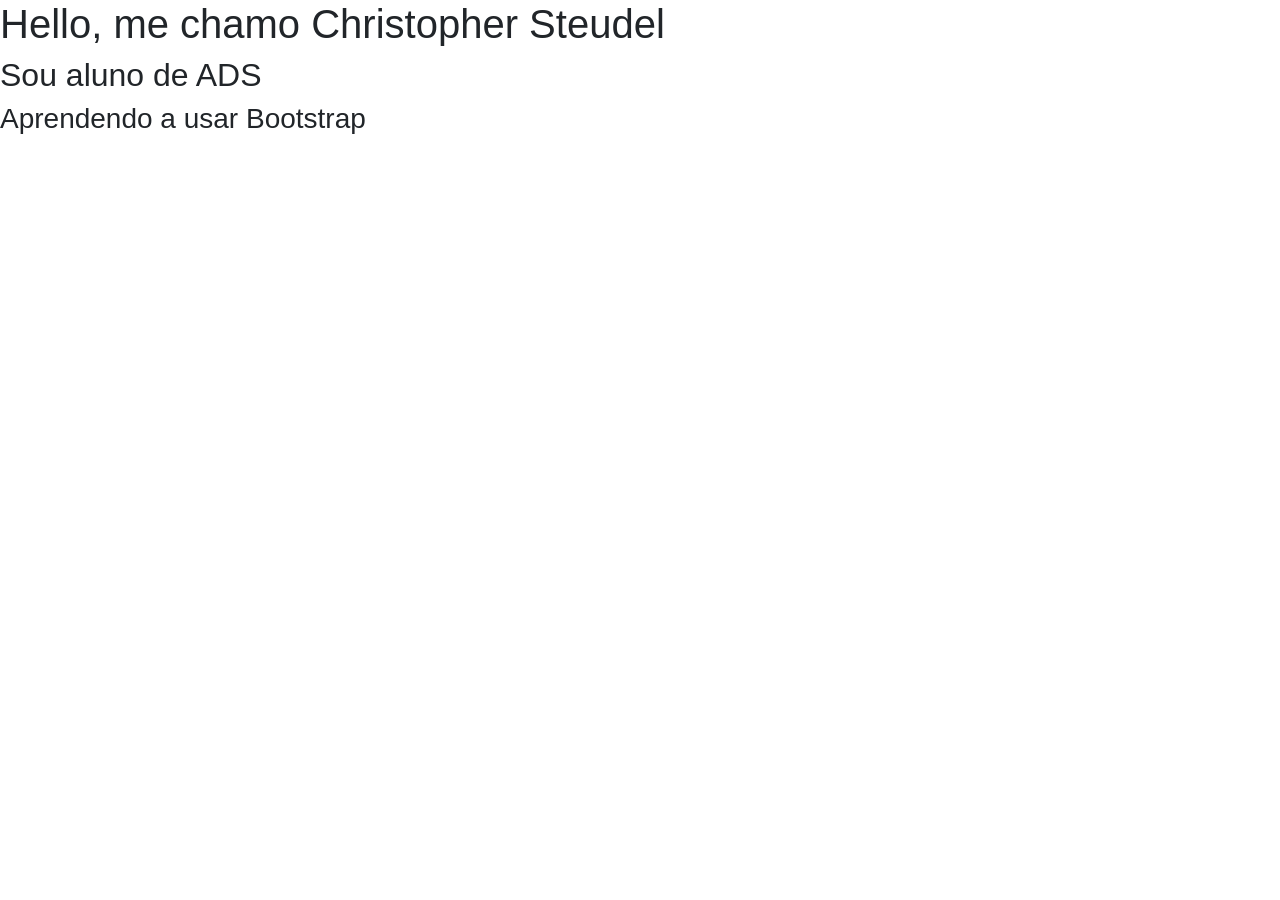
<file: OT 01/index.html>
<!doctype html>
<html lang="en">
  <head>
    <!-- Required meta tags -->
    <meta charset="utf-8">
    <meta name="viewport" content="width=device-width, initial-scale=1, shrink-to-fit=no">

    <!-- Bootstrap CSS -->
    <link rel="stylesheet" href="https://cdn.jsdelivr.net/npm/bootstrap@4.6.2/dist/css/bootstrap.min.css" integrity="sha384-xOolHFLEh07PJGoPkLv1IbcEPTNtaed2xpHsD9ESMhqIYd0nLMwNLD69Npy4HI+N" crossorigin="anonymous">

    <title>Bootstrap</title>
  </head>
  <body>
    <h1>Hello, me chamo Christopher Steudel</h1>
    <h2>Sou aluno de ADS</h2>
    <h3>Aprendendo a usar Bootstrap</h3>

    <!-- Optional JavaScript; choose one of the two! -->

    <!-- Option 1: jQuery and Bootstrap Bundle (includes Popper) -->
    <script src="https://cdn.jsdelivr.net/npm/jquery@3.5.1/dist/jquery.slim.min.js" integrity="sha384-DfXdz2htPH0lsSSs5nCTpuj/zy4C+OGpamoFVy38MVBnE+IbbVYUew+OrCXaRkfj" crossorigin="anonymous"></script>
    <script src="https://cdn.jsdelivr.net/npm/bootstrap@4.6.2/dist/js/bootstrap.bundle.min.js" integrity="sha384-Fy6S3B9q64WdZWQUiU+q4/2Lc9npb8tCaSX9FK7E8HnRr0Jz8D6OP9dO5Vg3Q9ct" crossorigin="anonymous"></script>

    <!-- Option 2: Separate Popper and Bootstrap JS -->
    <!--
    <script src="https://cdn.jsdelivr.net/npm/jquery@3.5.1/dist/jquery.slim.min.js" integrity="sha384-DfXdz2htPH0lsSSs5nCTpuj/zy4C+OGpamoFVy38MVBnE+IbbVYUew+OrCXaRkfj" crossorigin="anonymous"></script>
    <script src="https://cdn.jsdelivr.net/npm/popper.js@1.16.1/dist/umd/popper.min.js" integrity="sha384-9/reFTGAW83EW2RDu2S0VKaIzap3H66lZH81PoYlFhbGU+6BZp6G7niu735Sk7lN" crossorigin="anonymous"></script>
    <script src="https://cdn.jsdelivr.net/npm/bootstrap@4.6.2/dist/js/bootstrap.min.js" integrity="sha384-+sLIOodYLS7CIrQpBjl+C7nPvqq+FbNUBDunl/OZv93DB7Ln/533i8e/mZXLi/P+" crossorigin="anonymous"></script>
    -->
  </body>
</html>
</file>
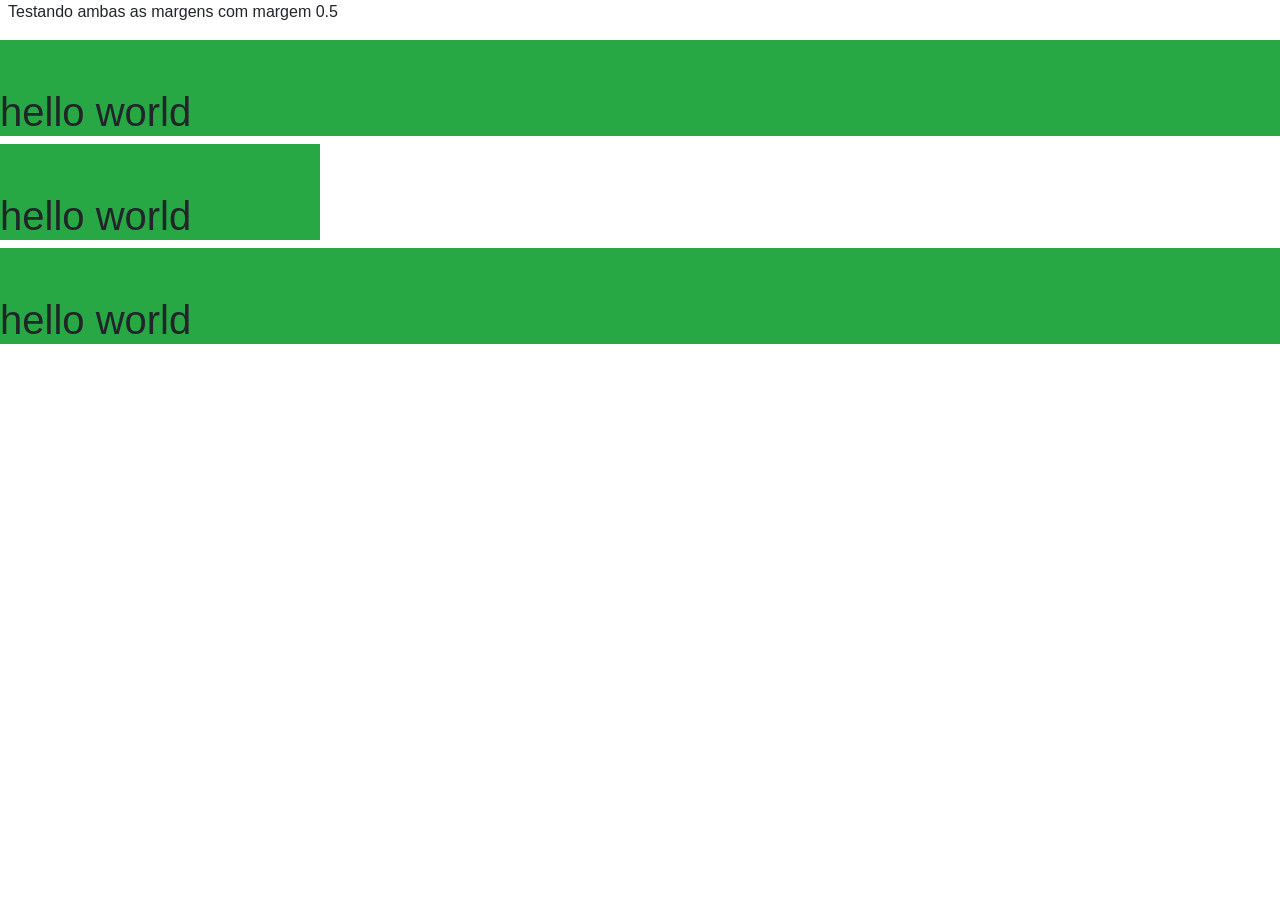
<file: OT 02/index.html>
<!doctype html>
<html lang="en">
  <head>
    <!-- Required meta tags -->
    <meta charset="utf-8">
    <meta name="viewport" content="width=device-width, initial-scale=1, shrink-to-fit=no">

    <!-- Bootstrap CSS -->
    <link rel="stylesheet" href="https://cdn.jsdelivr.net/npm/bootstrap@4.6.2/dist/css/bootstrap.min.css" integrity="sha384-xOolHFLEh07PJGoPkLv1IbcEPTNtaed2xpHsD9ESMhqIYd0nLMwNLD69Npy4HI+N" crossorigin="anonymous">

    <title>Bootstrap</title>
  </head>
  <body>
    <!-- <h1>h1.Bootstrap heading</h1>
    <h2>h2.Bootstrap heading</h2>
    <h3>h3.Bootstrap heading</h3>
    <h4>h4.Bootstrap heading</h4>
    <h5>h5.Bootstrap heading</h5>
    <h6>h6.Bootstrap heading</h6> -->

    <!-- <p class="h1">h1. bootstrap heading</p>
    <p class="h2">h2. bootstrap heading</p>
    <p class="h3">h3. bootstrap heading</p>
    <p class="h4">h4. bootstrap heading</p>
    <p class="h5">h5. bootstrap heading</p>
    <p class="h6">h6. bootstrap heading</p> -->

    <!-- <h3>
        mais um teste de título h3 com tag small <br>
        <small class="text-muted"> 
            testando com classe de texto secundario
        </small>
    </h3> -->

    <!-- <div class="container mt-5">
      <p>Você pode usar a tag <mark>mark</mark> para <mark>destacar</mark> texto.</p>
      <p><del>Esta linha de texto deve ser tratada como texto deletado.</del></p>
      <p><s>Esta linha de texto deve ser tratada como não mais precisa.</s></p>
      <p><ins>Esta linha do texto deve ser tratada como uma adição ao documento.</ins></p>
      <p><del>Esta linha de texto deve ser tratada como texto deletado.</del></p>
      <p><u>Esta linha de texto será renderizada como sublinhada.</u></p>
      <p><small>Esta linha de texto deve ser tratada como nota de rodapé.</small></p>
      <p><strong>Esta linha renderizada como texto em negrito.</strong></p>
      <p><em>Esta linha renderizada como texto em itálico</em></p>
    </div> -->

    <!-- <blockquote class="blockquote text-center">
      <p class="mb-0">
        Lorem ipsum dolor sit amet, consectetur adipisicing elit. excepturi, commodi.
        <footer class="blockquote-footer">
          Lorem ipsum dolor sit <cite title="Amet Title">amet.</cite>
        </footer>
      </p>
    </blockquote> -->

    <!-- <p class="text-left" >Texto de teste</p>
    <p class="text-right">Texto de teste</p>
    <p class="text-center" >Texto de teste</p>
    <p class="text-justify">Lorem ipsum dolor sit amet consectetur adipisicing elit. Animi alias nobis iure, dolorum distinctio ipsa rerum obcaecati dignissimos! Deserunt nostrum doloribus a consequuntur cumque suscipit dicta modi nobis molestias, vero, harum rem quae dolore reiciendis veritatis odit laborum quisquam aliquam ut quo. Harum maxime temporibus accusamus unde facere doloremque et praesentium ipsam officiis, consequuntur, provident cum consectetur ipsa exercitationem laborum ipsum repellendus nihil commodi excepturi voluptatibus dolor, quod impedit. Velit assumenda cumque a aliquam odit ratione ex debitis officia. Quo veniam accusantium ipsum placeat, dolorem neque dolores necessitatibus facilis officia nisi nihil. Veritatis ipsum mollitia fugiat asperiores provident, eius vero.</p> -->

    <!-- <h1 class="fixed-top">Texto fixo</h1>

    <br><br><br><br><br><br><br><br><br><br>
    <br><br><br><br><br><br><br><br><br><br>
    <br><br><br><br><br><br><br><br><br><br>
    <br><br><br><br><br><br><br><br><br><br>
    <br><br><br><br><br><br><br><br><br><br>
    <br><br><br><br><br><br><br><br><br><br>
    <br><br><br><br><br><br><br><br><br><br> -->

    <!-- <h1 class="text-primary"> texto azul</h1>
    <h1 class="text-sucess"> texto verde</h1>
    <h1 class="text-info"> texto verde água</h1>
    <h1 class="text-danger"> texto vermelho</h1>
    <h1 class="text-dark"> texto cor escura</h1>
    <h1 class="text-white bg-dark"> texto cor branca e fundo escuro</h1>
    <h1 class="invisible"> texto invisivel em cores</h1>
    <h1 class="bg-info"> neste caso o fundo é azul claro</h1>
    <h1 class="bg-success text-danger"> neste caso o fundo é verde e cor vermelho do texto</h1>
    <h1 class="text-warning">texto amarelo</h1> -->

    <p class="mx-2">Testando ambas as margens com margem 0.5</p>
    <h1 class="bg-success pt-5">hello world</h1>
    <h1 class="bg-success pt-5 w-25">hello world</h1>
    <h1 class="bg-success pt-5 h-25">hello world</h1>
    

      <!-- Optional JavaScript; choose one of the two! -->

    <!-- Option 1: jQuery and Bootstrap Bundle (includes Popper) -->
    <script src="https://cdn.jsdelivr.net/npm/jquery@3.5.1/dist/jquery.slim.min.js" integrity="sha384-DfXdz2htPH0lsSSs5nCTpuj/zy4C+OGpamoFVy38MVBnE+IbbVYUew+OrCXaRkfj" crossorigin="anonymous"></script>
    <script src="https://cdn.jsdelivr.net/npm/bootstrap@4.6.2/dist/js/bootstrap.bundle.min.js" integrity="sha384-Fy6S3B9q64WdZWQUiU+q4/2Lc9npb8tCaSX9FK7E8HnRr0Jz8D6OP9dO5Vg3Q9ct" crossorigin="anonymous"></script>

    <!-- Option 2: Separate Popper and Bootstrap JS -->
    <!--
    <script src="https://cdn.jsdelivr.net/npm/jquery@3.5.1/dist/jquery.slim.min.js" integrity="sha384-DfXdz2htPH0lsSSs5nCTpuj/zy4C+OGpamoFVy38MVBnE+IbbVYUew+OrCXaRkfj" crossorigin="anonymous"></script>
    <script src="https://cdn.jsdelivr.net/npm/popper.js@1.16.1/dist/umd/popper.min.js" integrity="sha384-9/reFTGAW83EW2RDu2S0VKaIzap3H66lZH81PoYlFhbGU+6BZp6G7niu735Sk7lN" crossorigin="anonymous"></script>
    <script src="https://cdn.jsdelivr.net/npm/bootstrap@4.6.2/dist/js/bootstrap.min.js" integrity="sha384-+sLIOodYLS7CIrQpBjl+C7nPvqq+FbNUBDunl/OZv93DB7Ln/533i8e/mZXLi/P+" crossorigin="anonymous"></script>
    -->
  </body>
</html>
</file>
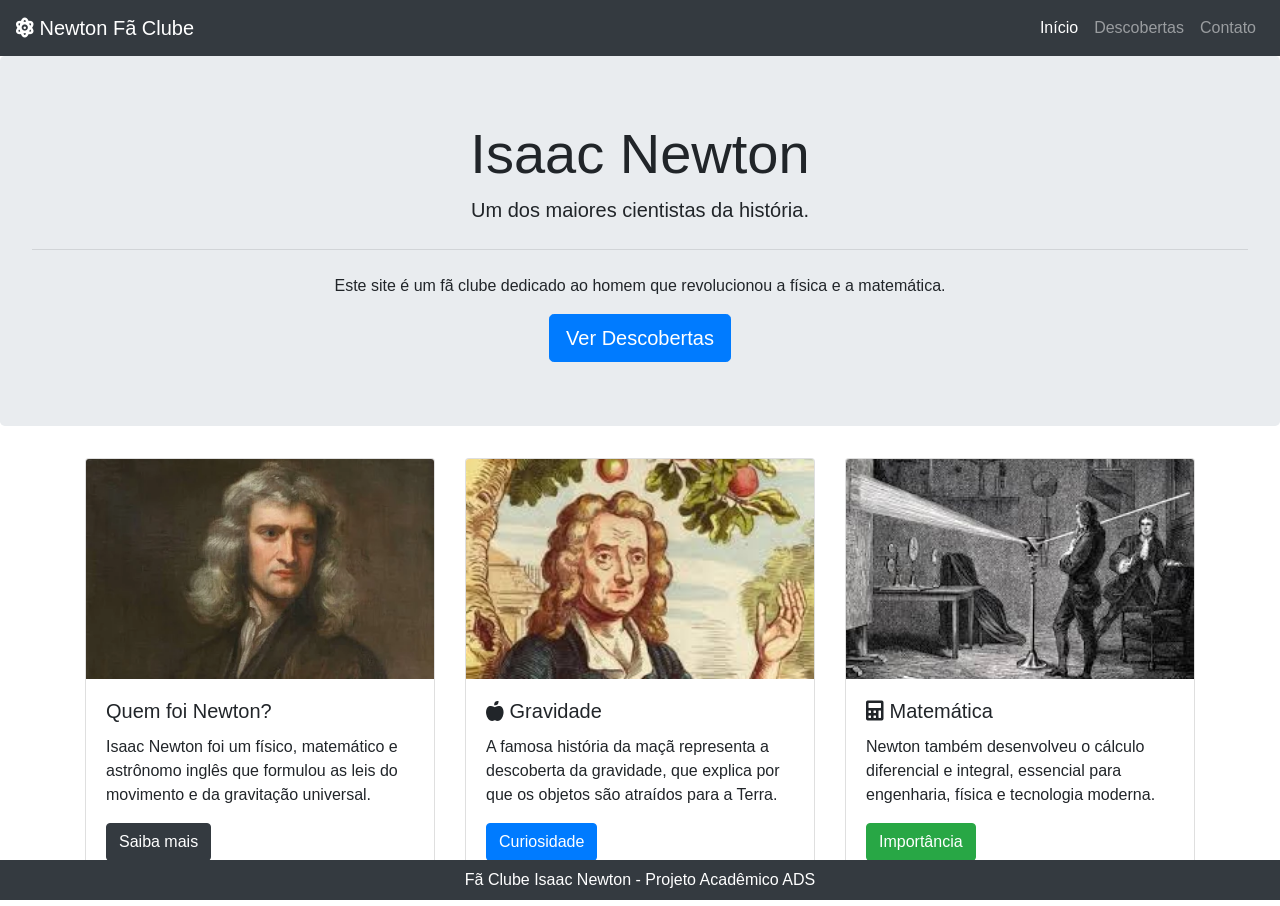
<file: OT 05/index.html>
<!DOCTYPE html>
<html lang="pt-br">
<head>
    <meta charset="UTF-8">
    <meta name="viewport" content="width=device-width, initial-scale=1.0">

    <!-- Bootstrap 4.6 CSS via CDN -->
    <link rel="stylesheet" href="https://cdn.jsdelivr.net/npm/bootstrap@4.6.2/dist/css/bootstrap.min.css">

    <!-- Font Awesome para ícones -->
    <link rel="stylesheet" href="https://cdnjs.cloudflare.com/ajax/libs/font-awesome/5.15.4/css/all.min.css">

    <link rel="stylesheet" href="style.css">

    <title>Fã Clube Isaac Newton</title>
</head>
<body>

<!-- ================= NAVBAR ================= -->
<!-- Navbar é o menu principal de navegação do site -->
<nav class="navbar navbar-expand-lg navbar-dark bg-dark">
  <a class="navbar-brand" href="index.html">
    <i class="fas fa-atom"></i> Newton Fã Clube
  </a>

  <!-- Botão que aparece no mobile -->
  <button class="navbar-toggler" type="button" data-toggle="collapse" data-target="#menu">
    <span class="navbar-toggler-icon"></span>
  </button>

  <!-- Itens do menu -->
  <div class="collapse navbar-collapse" id="menu">
    <ul class="navbar-nav ml-auto">
      <li class="nav-item active">
        <a class="nav-link" href="index.html">Início</a>
      </li>
      <li class="nav-item">
        <a class="nav-link" href="descobertas.html">Descobertas</a>
      </li>
      <li class="nav-item">
        <a class="nav-link" href="contato.html">Contato</a>
      </li>
    </ul>
  </div>
</nav>

<!-- ================= JUMBOTRON ================= -->
<!-- Jumbotron é um grande destaque visual usado para apresentar o site -->
<div class="jumbotron text-center">
  <h1 class="display-4">Isaac Newton</h1>
  <p class="lead">Um dos maiores cientistas da história.</p>
  <hr class="my-4">
  <p>Este site é um fã clube dedicado ao homem que revolucionou a física e a matemática.</p>
  <a class="btn btn-primary btn-lg" href="descobertas.html">Ver Descobertas</a>
</div>

<!-- ================= CARDS ================= -->
<!-- Cards são caixas organizadas para apresentar conteúdos -->
<div class="container">
  <div class="row">

    <div class="col-md-4">
      <div class="card">
        <img class="card-img-top" src="img/IsaacNewton.webp">
        <div class="card-body">
          <h5 class="card-title">Quem foi Newton?</h5>
          <p class="card-text">
            Isaac Newton foi um físico, matemático e astrônomo inglês que formulou
            as leis do movimento e da gravitação universal.
          </p>
          <a href="descobertas.html" class="btn btn-dark">Saiba mais</a>
        </div>
      </div>
    </div>

    <div class="col-md-4">
      <div class="card">
        <img class="card-img-top" src="img/Gravidade.jpg">
        <div class="card-body">
          <h5 class="card-title"><i class="fas fa-apple-alt"></i> Gravidade</h5>
          <p class="card-text">
            A famosa história da maçã representa a descoberta da gravidade,
            que explica por que os objetos são atraídos para a Terra.
          </p>
          <button class="btn btn-primary">Curiosidade</button>
        </div>
      </div>
    </div>

    <div class="col-md-4">
      <div class="card">
        <img class="card-img-top" src="img/Matematica.jpg">
        <div class="card-body">
          <h5 class="card-title"><i class="fas fa-calculator"></i> Matemática</h5>
          <p class="card-text">
            Newton também desenvolveu o cálculo diferencial e integral,
            essencial para engenharia, física e tecnologia moderna.
          </p>
          <button class="btn btn-success">Importância</button>
        </div>
      </div>
    </div>

  </div>
</div>

<br>

<!-- ================= FOOTER ================= -->
<footer class="footer fixed-bottom py-2 bg-dark text-white text-center">
  Fã Clube Isaac Newton - Projeto Acadêmico ADS
</footer>

<!-- Bootstrap JS -->
<script src="https://cdn.jsdelivr.net/npm/jquery@3.5.1/dist/jquery.slim.min.js"></script>
<script src="https://cdn.jsdelivr.net/npm/bootstrap@4.6.2/dist/js/bootstrap.bundle.min.js"></script>

</body>
</html>
</file>
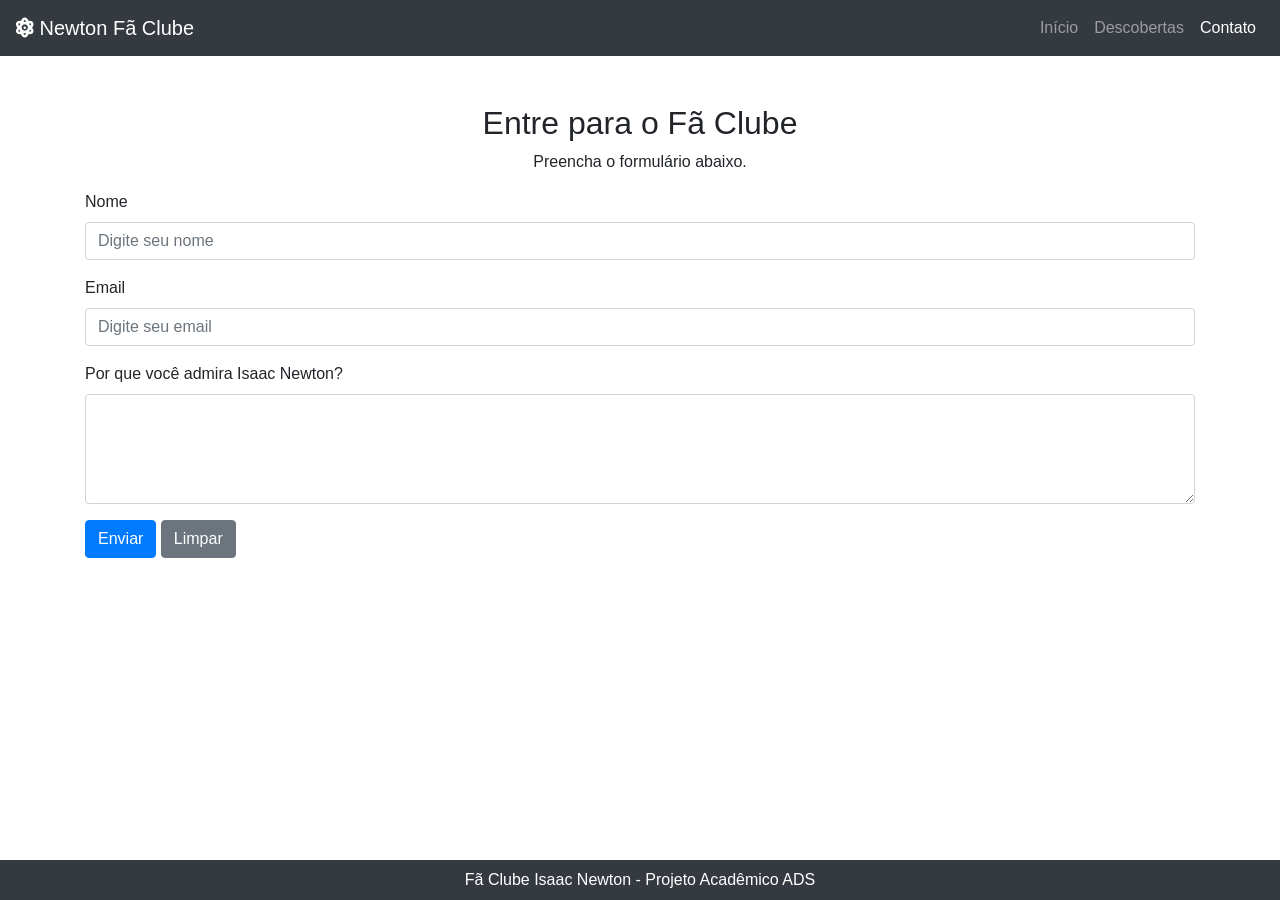
<file: OT 05/contato.html>
<!DOCTYPE html>
<html lang="pt-br">

<head>
    <meta charset="UTF-8">
    <meta name="viewport" content="width=device-width, initial-scale=1.0">

    <link rel="stylesheet" href="https://cdn.jsdelivr.net/npm/bootstrap@4.6.2/dist/css/bootstrap.min.css">
    <link rel="stylesheet" href="https://cdnjs.cloudflare.com/ajax/libs/font-awesome/5.15.4/css/all.min.css">

    <title>Contato</title>
</head>

<body>

    <!-- NAVBAR reutilizada em todas páginas -->
    <nav class="navbar navbar-expand-lg navbar-dark bg-dark">
        <a class="navbar-brand" href="index.html">
            <i class="fas fa-atom"></i> Newton Fã Clube
        </a>

        <div class="collapse navbar-collapse">
            <ul class="navbar-nav ml-auto">
                <li class="nav-item">
                    <a class="nav-link" href="index.html">Início</a>
                </li>
                <li class="nav-item">
                    <a class="nav-link" href="descobertas.html">Descobertas</a>
                </li>
                <li class="nav-item active">
                    <a class="nav-link" href="contato.html">Contato</a>
                </li>
            </ul>
        </div>
    </nav>

    <div class="container mt-5">
        <h2 class="text-center">Entre para o Fã Clube</h2>
        <p class="text-center">
            Preencha o formulário abaixo.
        </p>
        <!-- FORMULÁRIO BOOTSTRAP -->
        <form>
            <div class="form-group">
                <label>Nome</label>
                <input type="text" class="form-control" placeholder="Digite seu nome">
            </div>
            <div class="form-group">
                <label>Email</label>
                <input type="email" class="form-control" placeholder="Digite seu email">
            </div>
            <div class="form-group">
                <label>Por que você admira Isaac Newton?</label>
                <textarea class="form-control" rows="4"></textarea>
            </div>
            <button type="submit" class="btn btn-primary">Enviar</button>
            <button type="reset" class="btn btn-secondary">Limpar</button>
        </form>
    </div>

    <footer class="footer fixed-bottom py-2 bg-dark text-white text-center">
        Fã Clube Isaac Newton - Projeto Acadêmico ADS
    </footer>

</body>

</html>
</file>
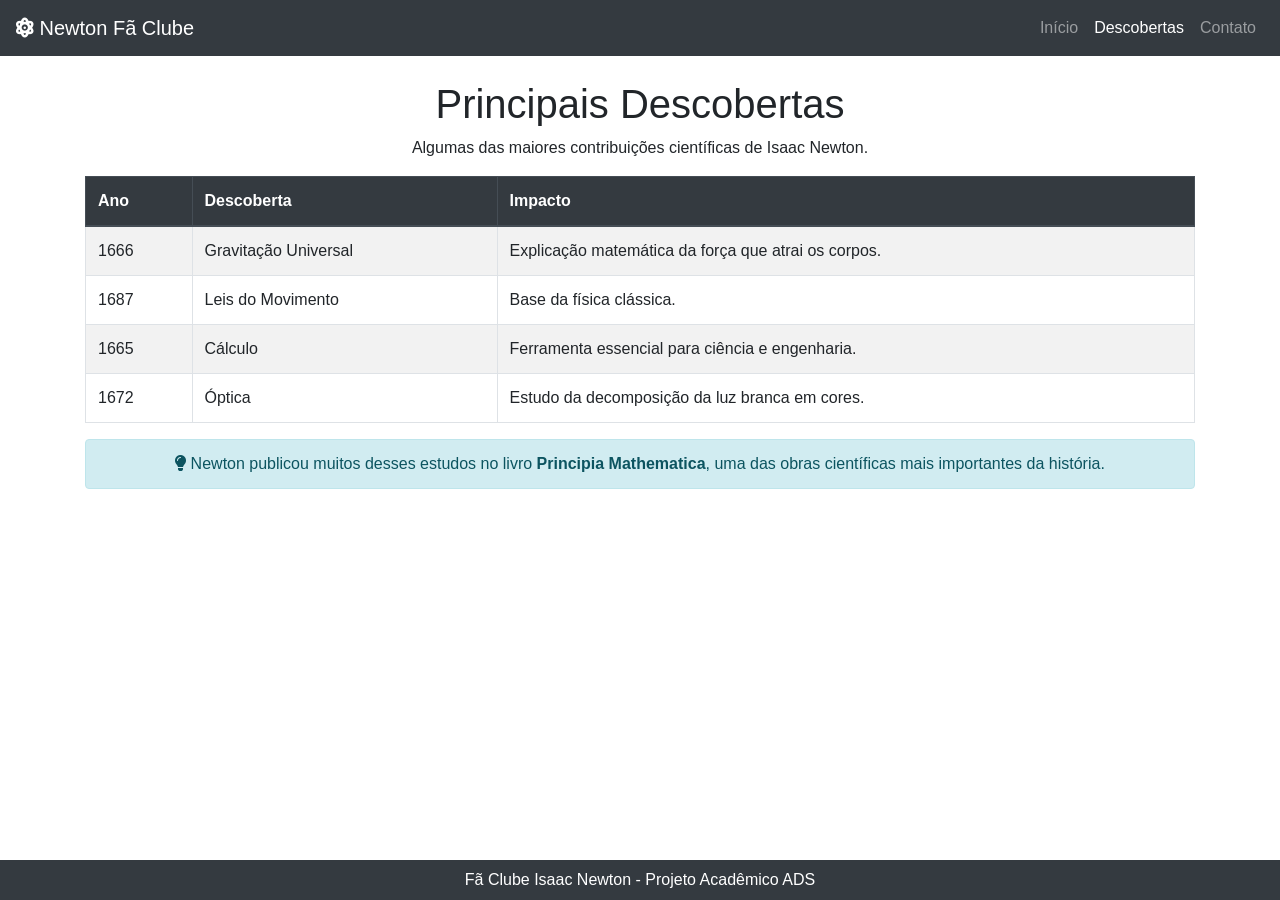
<file: OT 05/descobertas.html>
<!DOCTYPE html>
<html lang="pt-br">

<head>
    <meta charset="UTF-8">
    <meta name="viewport" content="width=device-width, initial-scale=1.0">

    <link rel="stylesheet" href="https://cdn.jsdelivr.net/npm/bootstrap@4.6.2/dist/css/bootstrap.min.css">
    <link rel="stylesheet" href="https://cdnjs.cloudflare.com/ajax/libs/font-awesome/5.15.4/css/all.min.css">

    <title>Descobertas de Newton</title>
</head>

<body>

    <!-- NAVBAR reutilizada em todas páginas -->
    <nav class="navbar navbar-expand-lg navbar-dark bg-dark">
        <a class="navbar-brand" href="index.html">
            <i class="fas fa-atom"></i> Newton Fã Clube
        </a>
        <div class="collapse navbar-collapse">
            <ul class="navbar-nav ml-auto">
                <li class="nav-item">
                    <a class="nav-link" href="index.html">Início</a>
                </li>
                <li class="nav-item active">
                    <a class="nav-link" href="descobertas.html">Descobertas</a>
                </li>
                <li class="nav-item">
                    <a class="nav-link" href="contato.html">Contato</a>
                </li>
            </ul>
        </div>
    </nav>

    <div class="container mt-4">
        <h1 class="text-center">Principais Descobertas</h1>
        <p class="text-center">
            Algumas das maiores contribuições científicas de Isaac Newton.
        </p>

        <!-- TABELA BOOTSTRAP -->
        <table class="table table-striped table-bordered">
            <thead class="thead-dark">
                <tr>
                    <th>Ano</th>
                    <th>Descoberta</th>
                    <th>Impacto</th>
                </tr>
            </thead>
            <tbody>
                <tr>
                    <td>1666</td>
                    <td>Gravitação Universal</td>
                    <td>Explicação matemática da força que atrai os corpos.</td>
                </tr>
                <tr>
                    <td>1687</td>
                    <td>Leis do Movimento</td>
                    <td>Base da física clássica.</td>
                </tr>
                <tr>
                    <td>1665</td>
                    <td>Cálculo</td>
                    <td>Ferramenta essencial para ciência e engenharia.</td>
                </tr>
                <tr>
                    <td>1672</td>
                    <td>Óptica</td>
                    <td>Estudo da decomposição da luz branca em cores.</td>
                </tr>
            </tbody>
        </table>

        <div class="alert alert-info text-center">
            <i class="fas fa-lightbulb"></i>
            Newton publicou muitos desses estudos no livro
            <b>Principia Mathematica</b>, uma das obras científicas mais importantes da história.
        </div>
    </div>

    <footer class="footer fixed-bottom py-2 bg-dark text-white text-center">
        Fã Clube Isaac Newton - Projeto Acadêmico ADS
    </footer>
</body>
</html>
</file>
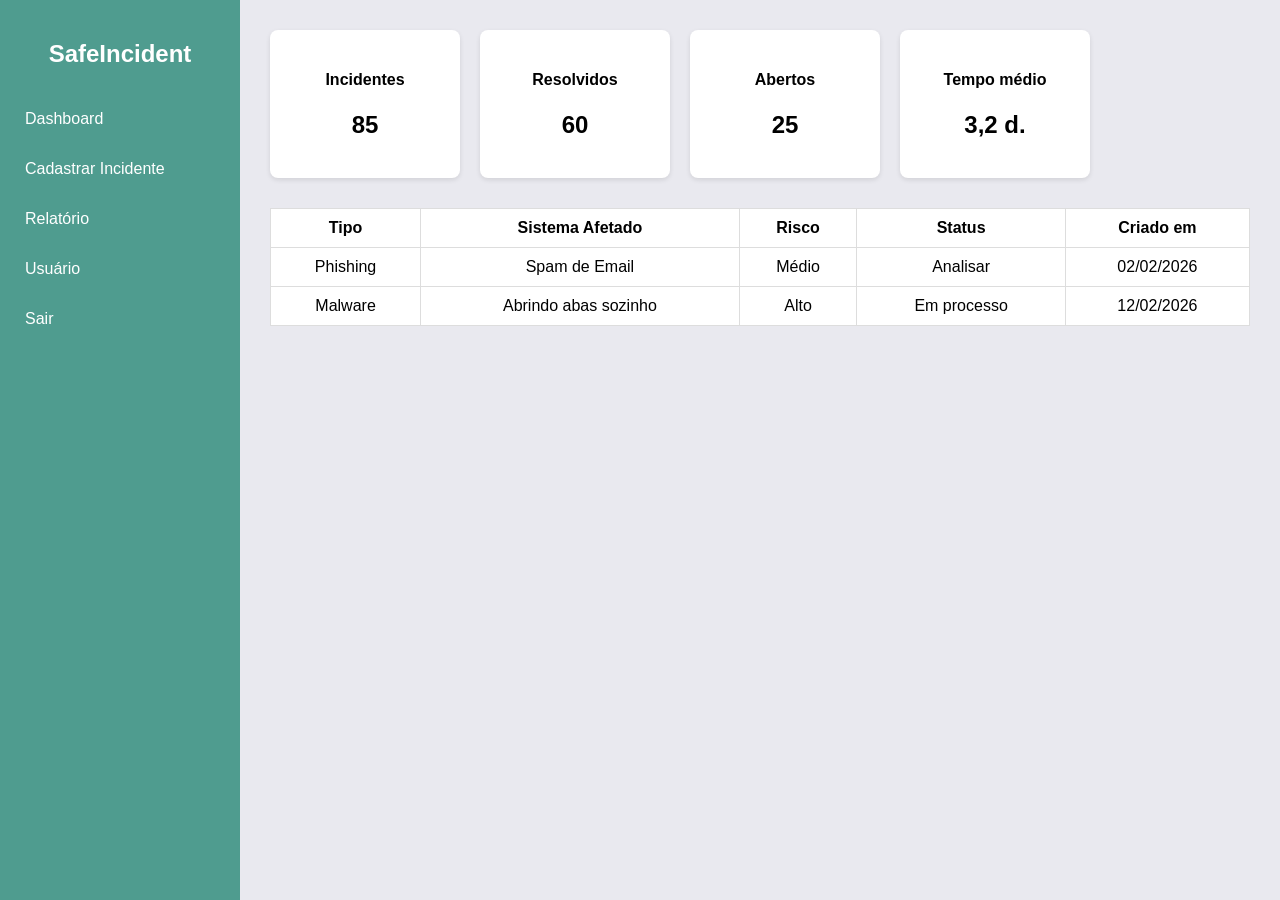
<file: OT 06/dashboard.html>
<!DOCTYPE html>
<html>
    <head>
        <meta charset="UTF-8">
        <title>Dashboard</title>
        <link rel="stylesheet" href="style.css">
    </head>
    <body>
        
        <div class="container">

            <div class="sidebar">
                <h2>SafeIncident</h2>

                <a href="dashboard.html">Dashboard</a>
                <a href="incidente.html">Cadastrar Incidente</a>
                <a href="relatorio.html">Relatório</a>
                <a href="#">Usuário</a>
                <a href="login.html">Sair</a>
            </div>

            <div class="main">

                <div class="cards">
                    <div class="card">
                        <h4>Incidentes</h4>
                        <h2>85</h2>
                    </div>

                    <div class="card">
                        <h4>Resolvidos</h4>
                        <h2>60</h2>
                    </div>

                    <div class="card">
                        <h4>Abertos</h4>
                        <h2>25</h2>
                    </div>

                    <div class="card">
                        <h4>Tempo médio</h4>
                        <h2>3,2 d.</h2>
                    </div>
                </div>

                <table class="table">
                    <tr>
                        <th>Tipo</th>
                        <th>Sistema Afetado</th>
                        <th>Risco</th>
                        <th>Status</th>
                        <th>Criado em</th>
                    </tr>

                    <tr>
                        <td>Phishing</td>
                        <td>Spam de Email</td>
                        <td>Médio</td>
                        <td>Analisar</td>
                        <td>02/02/2026</td>
                    </tr>

                    <tr>
                        <td>Malware</td>
                        <td>Abrindo abas sozinho</td>
                        <td>Alto</td>
                        <td>Em processo</td>
                        <td>12/02/2026</td>
                    </tr>
                </table>

            </div>

        </div>

    </body>
</html>
</file>
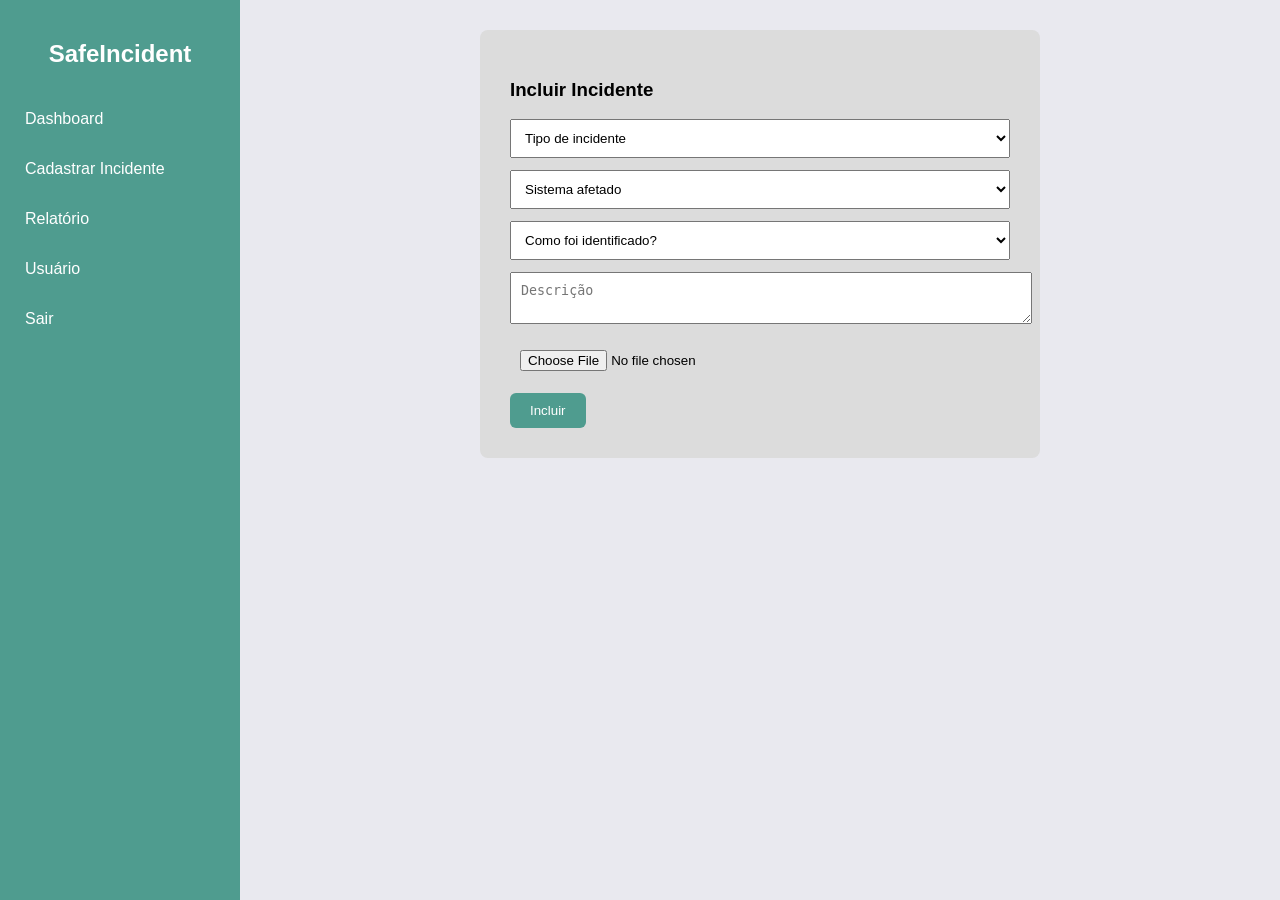
<file: OT 06/incidente.html>
<!DOCTYPE html>
<html>
    <head>
        <meta charset="UTF-8">
        <title>Incluir Incidente</title>
        <link rel="stylesheet" href="style.css">
    </head>

    <body>

        <div class="container">

            <div class="sidebar">
                <h2>SafeIncident</h2>

                <a href="dashboard.html">Dashboard</a>
                <a href="incidente.html">Cadastrar Incidente</a>
                <a href="relatorio.html">Relatório</a>
                <a href="#">Usuário</a>
                <a href="login.html">Sair</a>
            </div>

            <div class="main">

                <div class="form-box">
                    <h3>Incluir Incidente</h3>

                    <select>
                        <option>Tipo de incidente</option>
                        <option>Phishing</option>
                        <option>Malware</option>
                        <option>Ransomware</option>
                        <option>Spam</option>
                    </select>

                    <select>
                        <option>Sistema afetado</option>
                        <option>Email</option>
                        <option>Servidor</option>
                        <option>Computador do usuário</option>
                    </select>

                    <select>
                        <option>Como foi identificado?</option>
                        <option>Relato de usuário</option>
                        <option>Monitoramento automático</option>
                        <option>Antivírus</option>
                    </select>

                    <textarea placeholder="Descrição"></textarea>

                    <input type="file">

                    <button class="btn">Incluir</button>

                </div>

            </div>

        </div>

    </body>
</html>
</file>
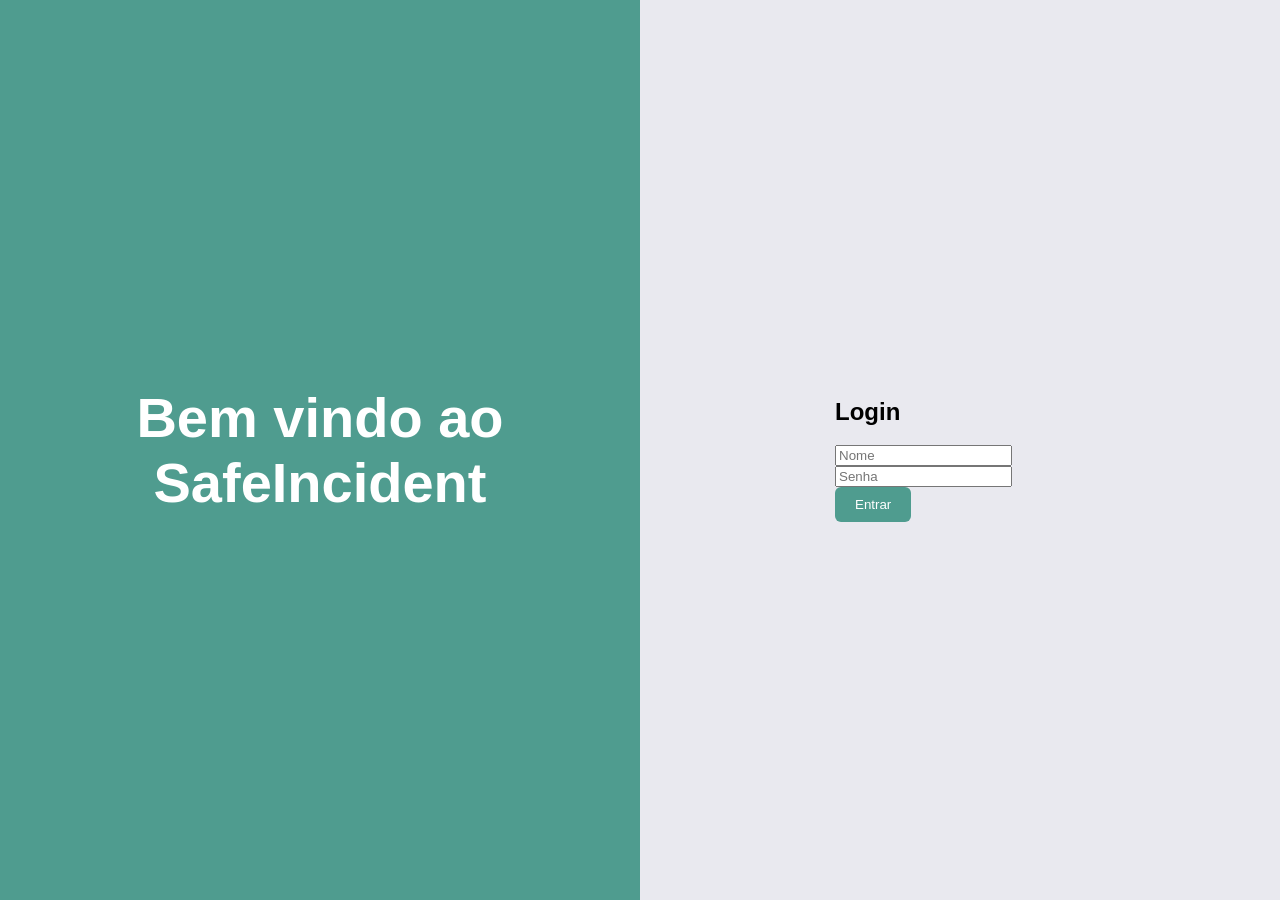
<file: OT 06/login.html>
<!DOCTYPE html>
<html>
<head>
    <meta charset="UTF-8">
    <title>Login</title>
    <link rel="stylesheet" href="style.css">
</head>

<body>

    <div class="login-container">

        <div class="login-left">
            <div>
                <h1>Bem vindo ao<br>SafeIncident</h1>
            </div>
        </div>

        <div class="login-right">
            <div class="login-box">

                <h2>Login</h2>

                <input type="text" placeholder="Nome">
                <input type="password" placeholder="Senha">

                <a href="dashboard.html">
                    <button class="btn">Entrar</button>
                </a>

            </div>
        </div>

    </div>

</body>
</html>
</file>
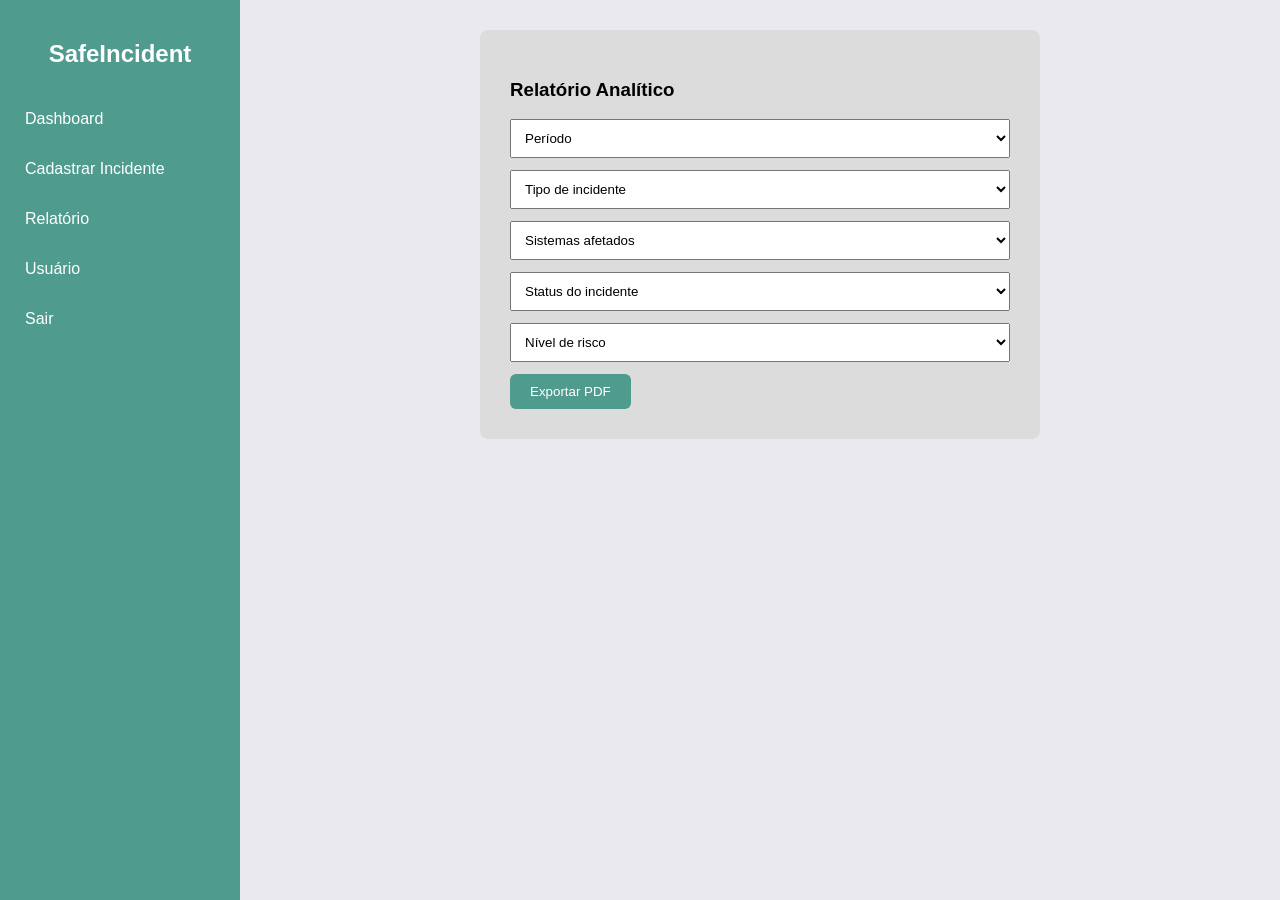
<file: OT 06/relatorio.html>
<!DOCTYPE html>
<html>
<head>
    <meta charset="UTF-8">
    <title>Relatório</title>
    <link rel="stylesheet" href="style.css">
</head>

<body>

    <div class="container">

        <div class="sidebar">
            <h2>SafeIncident</h2>

            <a href="dashboard.html">Dashboard</a>
            <a href="incidente.html">Cadastrar Incidente</a>
            <a href="relatorio.html">Relatório</a>
            <a href="#">Usuário</a>
            <a href="login.html">Sair</a>
        </div>

        <div class="main">

            <div class="form-box">
                <h3>Relatório Analítico</h3>

                <select>
                    <option>Período</option>
                    <option>Últimos 7 dias</option>
                    <option>Últimos 30 dias</option>
                    <option>Este mês</option>
                </select>

                <select>
                    <option>Tipo de incidente</option>
                    <option>Phishing</option>
                    <option>Malware</option>
                </select>

                <select>
                    <option>Sistemas afetados</option>
                    <option>Email</option>
                    <option>Servidor</option>
                </select>

                <select>
                    <option>Status do incidente</option>
                    <option>Analisar</option>
                    <option>Em processo</option>
                    <option>Resolvido</option>
                </select>

                <select>
                    <option>Nível de risco</option>
                    <option>Baixo</option>
                    <option>Médio</option>
                    <option>Alto</option>
                </select>

                <button class="btn">Exportar PDF</button>

            </div>

        </div>

    </div>

</body>
</html>
</file>
<file: OT 05/style.css>
.card-img-top{
    height: 220px;
    object-fit: cover;
}
</file>
<file: OT 06/style.css>
body{
    margin:0;
    font-family: Arial, Helvetica, sans-serif;
    background:#e9e9ef;
}
.container{
    display:flex;
    height:100vh;
}
.sidebar{
    width:220px;
    background:#4f9c8f;
    color:white;
    display:flex;
    flex-direction:column;
    padding:20px 10px;
}
.sidebar h2{
    text-align:center;
    margin-bottom:30px;
}
.sidebar a{
    color:white;
    text-decoration:none;
    padding:12px 15px;
    display:block;
    border-radius:6px;
    margin-bottom:8px;
}
.sidebar a:hover{
    background:rgba(255,255,255,0.2);
}
.main{
    flex:1;
    padding:30px;
}
.cards{
    display:flex;
    gap:20px;
    margin-bottom:30px;
}
.card{
    background:white;
    padding:20px;
    border-radius:8px;
    width:150px;
    text-align:center;
    box-shadow:0 2px 5px rgba(0,0,0,0.1);
}
.table{
    width:100%;
    border-collapse:collapse;
    background:white;
}
.table th,.table td{
    padding:10px;
    border:1px solid #ddd;
    text-align:center;
}
.form-box{
    background:#dcdcdc;
    padding:30px;
    width:500px;
    margin:auto;
    border-radius:8px;
}
.form-box input, .form-box select, .form-box textarea{
    width:100%;
    padding:10px;
    margin-bottom:12px;
}
.btn{
    background:#4f9c8f;
    color:white;
    border:none;
    padding:10px 20px;
    cursor:pointer;
    border-radius:6px;
}
.btn:hover{
    opacity:0.9;
}
.login-container{
    display:flex;
    height:100vh;
}
.login-left{
    flex:1;
    background:#4f9c8f;
    color:white;
    display:flex;
    justify-content:center;
    align-items:center;
    font-size:28px;
    text-align:center;
}
.login-right{
    flex:1;
    display:flex;
    justify-content:center;
    align-items:center;
}
.login-box{
    width:250px;
}
</file>
